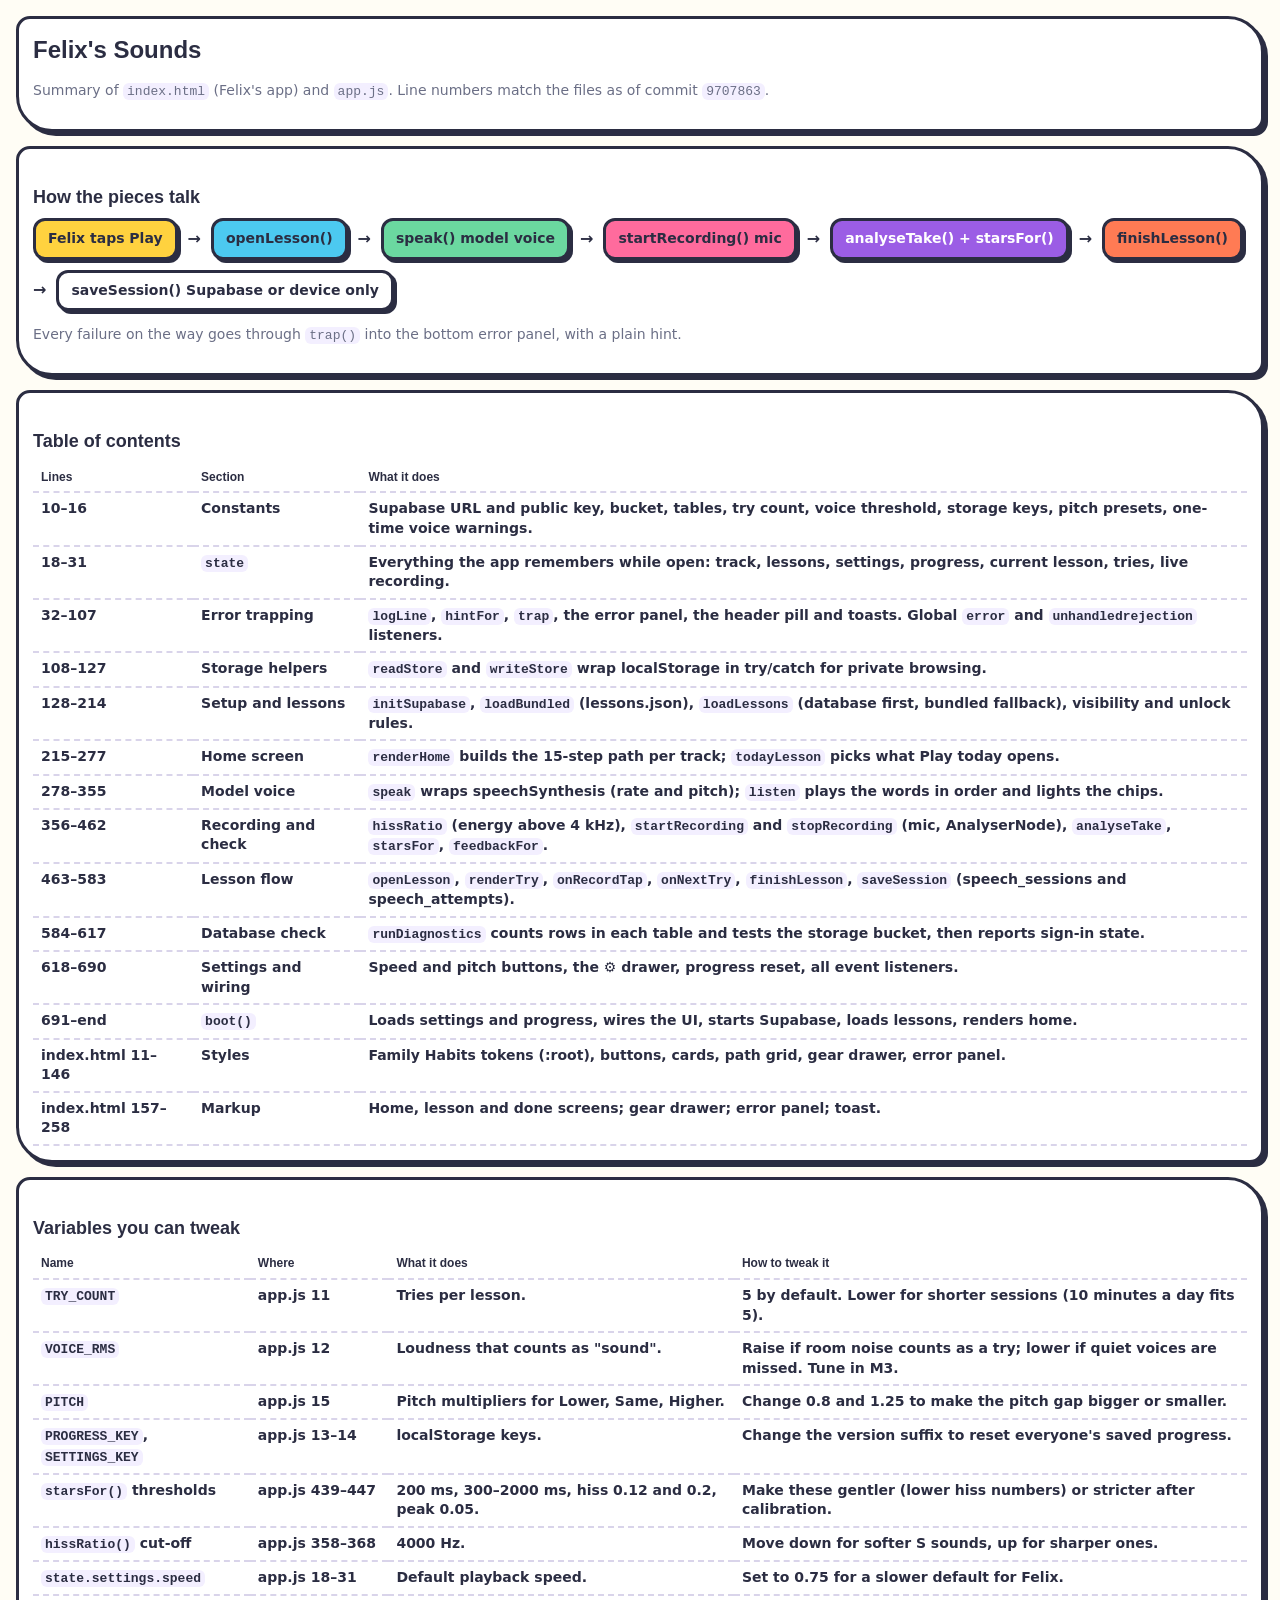
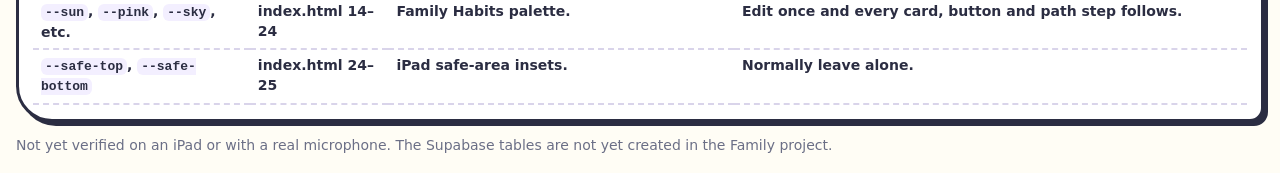
<file: public/index_summary.html>
<!doctype html>
<html lang="en">
<head>
  <meta charset="utf-8">
  <meta name="viewport" content="width=device-width, initial-scale=1">
  <title>Felix's Sounds: code summary</title>
  <style>
    :root { --ink:#2b2d42; --paper:#fffdf5; --sun:#ffd23f; --pink:#ff6b9d; --sky:#4cc9f0; --mint:#6bd8a0; --grape:#9b5de5; --coral:#ff7b54; --muted:#6b6f86; }
    body { margin:0; background:var(--paper); color:var(--ink); font-family:Quicksand, system-ui, sans-serif; font-weight:600; padding:16px; line-height:1.4; }
    h1,h2 { font-family:Orbitron, sans-serif; margin:0 0 8px; }
    h1 { font-size:24px; } h2 { font-size:18px; margin-top:22px; }
    .card { background:#fff; border:3px solid var(--ink); border-radius:14px 36px 14px 36px; box-shadow:4px 4px 0 var(--ink); padding:14px; margin-bottom:14px; }
    .flow { display:flex; flex-wrap:wrap; gap:10px; align-items:center; }
    .box { border:3px solid var(--ink); border-radius:12px; padding:8px 12px; box-shadow:3px 3px 0 var(--ink); font-size:14px; }
    .arrow { font-weight:800; }
    table { width:100%; border-collapse:collapse; font-size:14px; }
    th, td { text-align:left; padding:6px 8px; border-bottom:2px dashed #d9d4ea; vertical-align:top; }
    th { font-family:Orbitron, sans-serif; font-size:12px; }
    code { font-family:ui-monospace, Menlo, monospace; font-size:13px; background:#f3efff; padding:1px 4px; border-radius:6px; }
    .tbl { overflow-x:auto; }
    .muted { color:var(--muted); font-weight:500; font-size:14px; }
  </style>
</head>
<body>
  <div class="card">
    <h1>Felix's Sounds</h1>
    <p class="muted">Summary of <code>index.html</code> (Felix's app) and <code>app.js</code>. Line numbers match the files as of commit <code>9707863</code>.</p>
  </div>

  <div class="card">
    <h2>How the pieces talk</h2>
    <div class="flow">
      <div class="box" style="background:var(--sun)">Felix taps Play</div><span class="arrow">→</span>
      <div class="box" style="background:var(--sky)">openLesson()</div><span class="arrow">→</span>
      <div class="box" style="background:var(--mint)">speak() model voice</div><span class="arrow">→</span>
      <div class="box" style="background:var(--pink)">startRecording() mic</div><span class="arrow">→</span>
      <div class="box" style="background:var(--grape);color:#fff">analyseTake() + starsFor()</div><span class="arrow">→</span>
      <div class="box" style="background:var(--coral)">finishLesson()</div><span class="arrow">→</span>
      <div class="box" style="background:#fff">saveSession() Supabase or device only</div>
    </div>
    <p class="muted">Every failure on the way goes through <code>trap()</code> into the bottom error panel, with a plain hint.</p>
  </div>

  <div class="card tbl">
    <h2>Table of contents</h2>
    <table>
      <tr><th>Lines</th><th>Section</th><th>What it does</th></tr>
      <tr><td>10–16</td><td>Constants</td><td>Supabase URL and public key, bucket, tables, try count, voice threshold, storage keys, pitch presets, one-time voice warnings.</td></tr>
      <tr><td>18–31</td><td><code>state</code></td><td>Everything the app remembers while open: track, lessons, settings, progress, current lesson, tries, live recording.</td></tr>
      <tr><td>32–107</td><td>Error trapping</td><td><code>logLine</code>, <code>hintFor</code>, <code>trap</code>, the error panel, the header pill and toasts. Global <code>error</code> and <code>unhandledrejection</code> listeners.</td></tr>
      <tr><td>108–127</td><td>Storage helpers</td><td><code>readStore</code> and <code>writeStore</code> wrap localStorage in try/catch for private browsing.</td></tr>
      <tr><td>128–214</td><td>Setup and lessons</td><td><code>initSupabase</code>, <code>loadBundled</code> (lessons.json), <code>loadLessons</code> (database first, bundled fallback), visibility and unlock rules.</td></tr>
      <tr><td>215–277</td><td>Home screen</td><td><code>renderHome</code> builds the 15-step path per track; <code>todayLesson</code> picks what Play today opens.</td></tr>
      <tr><td>278–355</td><td>Model voice</td><td><code>speak</code> wraps speechSynthesis (rate and pitch); <code>listen</code> plays the words in order and lights the chips.</td></tr>
      <tr><td>356–462</td><td>Recording and check</td><td><code>hissRatio</code> (energy above 4 kHz), <code>startRecording</code> and <code>stopRecording</code> (mic, AnalyserNode), <code>analyseTake</code>, <code>starsFor</code>, <code>feedbackFor</code>.</td></tr>
      <tr><td>463–583</td><td>Lesson flow</td><td><code>openLesson</code>, <code>renderTry</code>, <code>onRecordTap</code>, <code>onNextTry</code>, <code>finishLesson</code>, <code>saveSession</code> (speech_sessions and speech_attempts).</td></tr>
      <tr><td>584–617</td><td>Database check</td><td><code>runDiagnostics</code> counts rows in each table and tests the storage bucket, then reports sign-in state.</td></tr>
      <tr><td>618–690</td><td>Settings and wiring</td><td>Speed and pitch buttons, the ⚙️ drawer, progress reset, all event listeners.</td></tr>
      <tr><td>691–end</td><td><code>boot()</code></td><td>Loads settings and progress, wires the UI, starts Supabase, loads lessons, renders home.</td></tr>
      <tr><td>index.html 11–146</td><td>Styles</td><td>Family Habits tokens (:root), buttons, cards, path grid, gear drawer, error panel.</td></tr>
      <tr><td>index.html 157–258</td><td>Markup</td><td>Home, lesson and done screens; gear drawer; error panel; toast.</td></tr>
    </table>
  </div>

  <div class="card tbl">
    <h2>Variables you can tweak</h2>
    <table>
      <tr><th>Name</th><th>Where</th><th>What it does</th><th>How to tweak it</th></tr>
      <tr><td><code>TRY_COUNT</code></td><td>app.js 11</td><td>Tries per lesson.</td><td>5 by default. Lower for shorter sessions (10 minutes a day fits 5).</td></tr>
      <tr><td><code>VOICE_RMS</code></td><td>app.js 12</td><td>Loudness that counts as "sound".</td><td>Raise if room noise counts as a try; lower if quiet voices are missed. Tune in M3.</td></tr>
      <tr><td><code>PITCH</code></td><td>app.js 15</td><td>Pitch multipliers for Lower, Same, Higher.</td><td>Change 0.8 and 1.25 to make the pitch gap bigger or smaller.</td></tr>
      <tr><td><code>PROGRESS_KEY</code>, <code>SETTINGS_KEY</code></td><td>app.js 13–14</td><td>localStorage keys.</td><td>Change the version suffix to reset everyone's saved progress.</td></tr>
      <tr><td><code>starsFor()</code> thresholds</td><td>app.js 439–447</td><td>200 ms, 300–2000 ms, hiss 0.12 and 0.2, peak 0.05.</td><td>Make these gentler (lower hiss numbers) or stricter after calibration.</td></tr>
      <tr><td><code>hissRatio()</code> cut-off</td><td>app.js 358–368</td><td>4000 Hz.</td><td>Move down for softer S sounds, up for sharper ones.</td></tr>
      <tr><td><code>state.settings.speed</code></td><td>app.js 18–31</td><td>Default playback speed.</td><td>Set to 0.75 for a slower default for Felix.</td></tr>
      <tr><td><code>--sun</code>, <code>--pink</code>, <code>--sky</code>, etc.</td><td>index.html 14–24</td><td>Family Habits palette.</td><td>Edit once and every card, button and path step follows.</td></tr>
      <tr><td><code>--safe-top</code>, <code>--safe-bottom</code></td><td>index.html 24–25</td><td>iPad safe-area insets.</td><td>Normally leave alone.</td></tr>
    </table>
  </div>

  <p class="muted">Not yet verified on an iPad or with a real microphone. The Supabase tables are not yet created in the Family project.</p>
</body>
</html>
</file>
